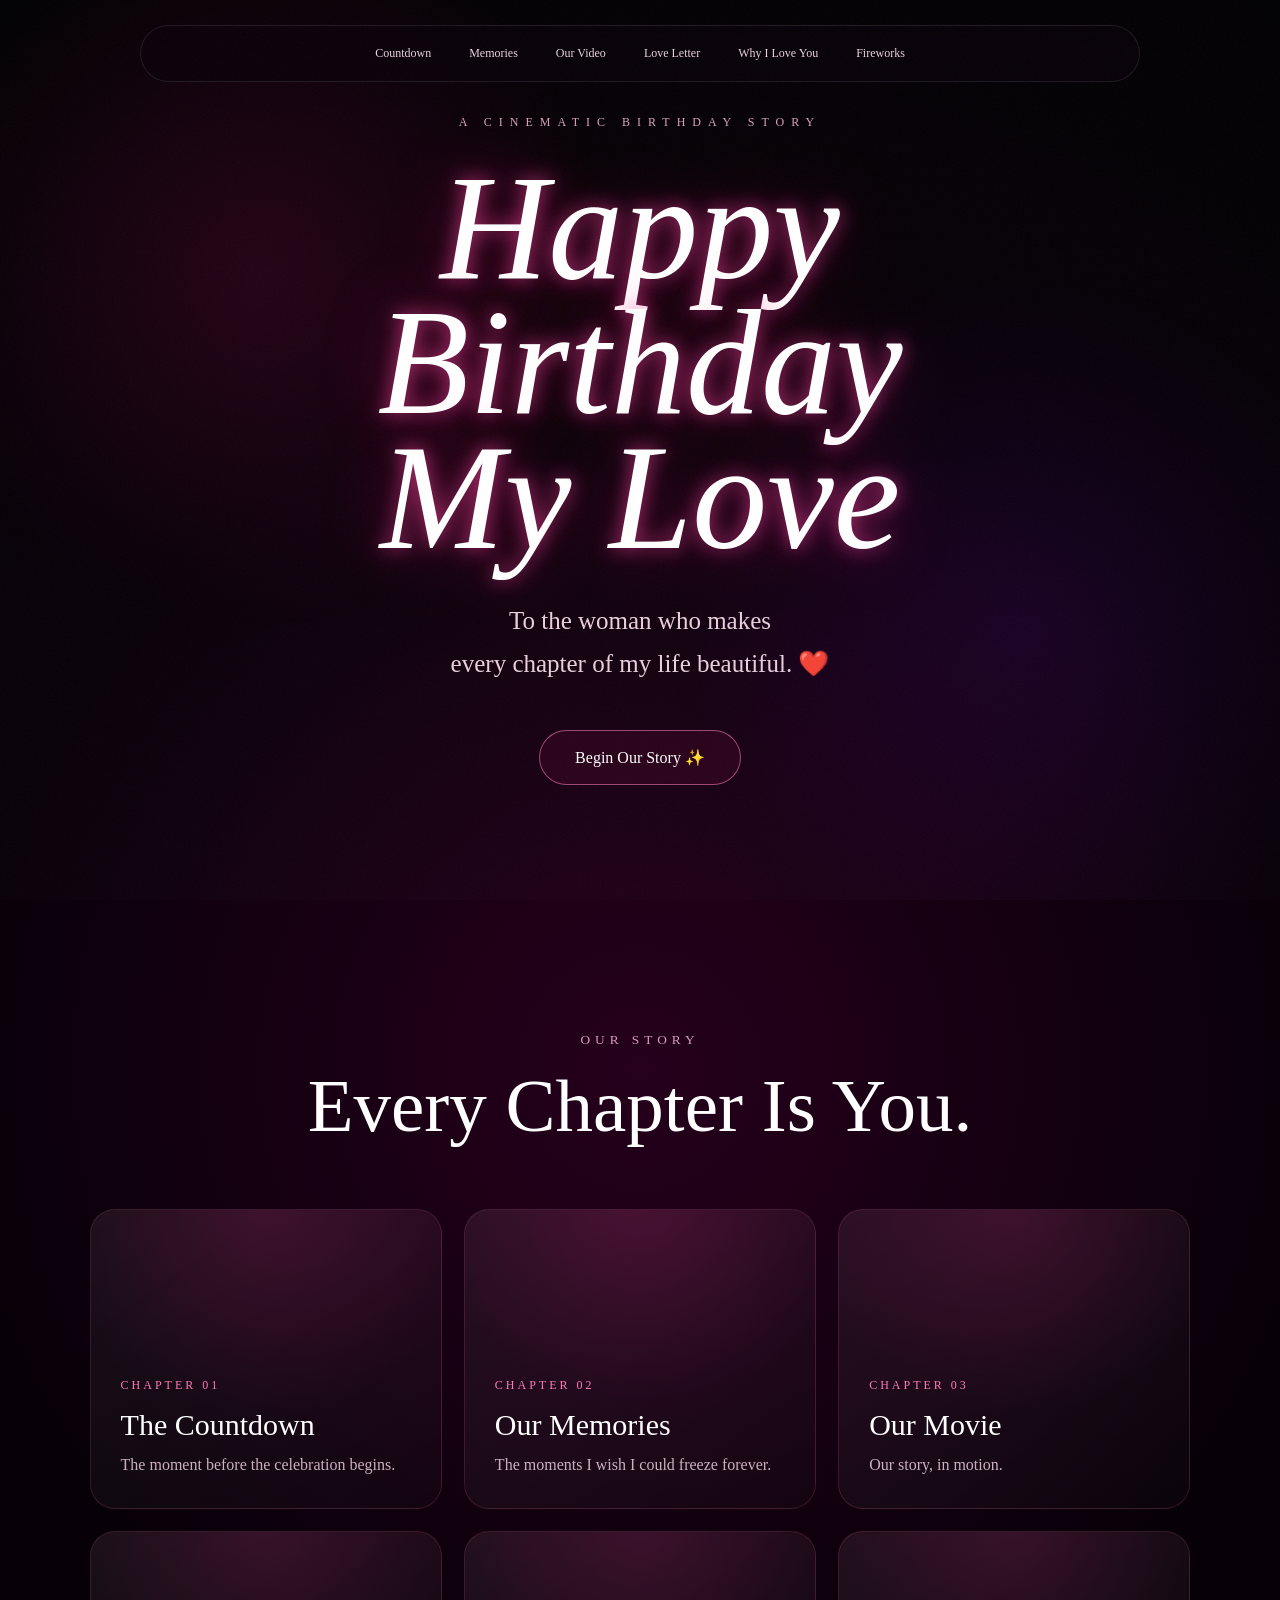
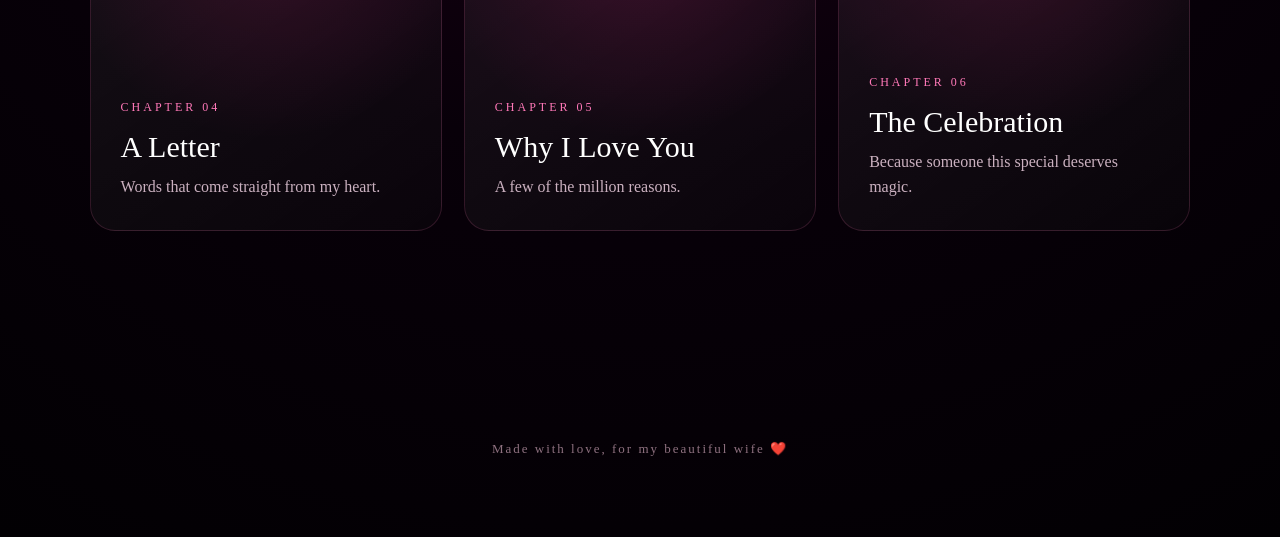
<file: ram/birthday website.html>
<!DOCTYPE html>
<html lang="en">

<head>

<meta charset="UTF-8">

<meta
    name="viewport"
    content="width=device-width, initial-scale=1.0"
>

<meta
    name="theme-color"
    content="#050008"
>

<title>For My Love ❤️</title>


<style>

/* =========================================================
   RESET
========================================================= */

* {
    margin: 0;
    padding: 0;
    box-sizing: border-box;
}

html {
    scroll-behavior: smooth;
}

body {

    min-height: 100vh;

    color: white;

    font-family:
        Georgia,
        "Times New Roman",
        serif;

    background:
        radial-gradient(
            circle at center,
            #26001c,
            #080009 55%,
            #020003
        );

    overflow-x: hidden;
}


/* =========================================================
   BACKGROUND
========================================================= */

body::before {

    content: "";

    position: fixed;

    inset: 0;

    z-index: -2;

    background:

        radial-gradient(
            circle at 20% 30%,
            rgba(255, 30, 130, .12),
            transparent 30%
        ),

        radial-gradient(
            circle at 80% 70%,
            rgba(150, 20, 255, .10),
            transparent 30%
        );

    animation:
        backgroundMove 12s ease-in-out infinite alternate;
}


@keyframes backgroundMove {

    from {
        transform: scale(1);
    }

    to {
        transform: scale(1.15);
    }
}


/* =========================================================
   FILM GRAIN
========================================================= */

.grain {

    position: fixed;

    inset: 0;

    z-index: 1000;

    pointer-events: none;

    opacity: .035;

    background-image:
        url("data:image/svg+xml,%3Csvg xmlns='http://www.w3.org/2000/svg' width='180' height='180'%3E%3Cfilter id='n'%3E%3CfeTurbulence type='fractalNoise' baseFrequency='.8' numOctaves='4'/%3E%3C/filter%3E%3Crect width='100%25' height='100%25' filter='url(%23n)'/%3E%3C/svg%3E");
}


/* =========================================================
   HERO
========================================================= */

.hero {

    min-height: 100vh;

    display: flex;

    justify-content: center;

    align-items: center;

    text-align: center;

    padding: 30px;
}


.hero-content {

    max-width: 900px;

    animation:
        heroAppear 2s ease forwards;
}


@keyframes heroAppear {

    from {

        opacity: 0;

        transform:
            translateY(40px)
            scale(.96);

        filter: blur(10px);
    }

    to {

        opacity: 1;

        transform:
            translateY(0)
            scale(1);

        filter: blur(0);
    }
}


.eyebrow {

    color: #d7a3bd;

    font-size: 12px;

    letter-spacing: 7px;

    text-transform: uppercase;

    margin-bottom: 30px;
}


h1 {

    font-size:
        clamp(
            60px,
            13vw,
            150px
        );

    line-height: .9;

    font-weight: normal;

    font-style: italic;

    text-shadow:

        0 0 20px
        rgba(255, 70, 160, .7),

        0 0 70px
        rgba(255, 30, 130, .4);
}


.subtitle {

    margin-top: 35px;

    color: #ead0dd;

    font-size:
        clamp(
            18px,
            3vw,
            25px
        );

    line-height: 1.7;
}


.start-button {

    display: inline-block;

    margin-top: 45px;

    padding:
        17px
        35px;

    color: white;

    text-decoration: none;

    border:
        1px solid
        rgba(255, 130, 190, .55);

    border-radius: 100px;

    background:
        rgba(255, 40, 130, .08);

    backdrop-filter:
        blur(10px);

    transition:
        .4s;
}


.start-button:hover {

    transform:
        translateY(-5px)
        scale(1.04);

    background:
        rgba(255, 40, 130, .20);

    box-shadow:
        0 0 40px
        rgba(255, 40, 130, .35);
}


/* =========================================================
   NAVIGATION
========================================================= */

.menu {

    position: fixed;

    top: 25px;

    left: 50%;

    transform:
        translateX(-50%);

    z-index: 900;

    width:
        min(
            94%,
            1000px
        );

    display: flex;

    justify-content: center;

    gap: 8px;

    padding: 10px;

    border:
        1px solid
        rgba(255,255,255,.10);

    border-radius: 100px;

    background:
        rgba(10, 0, 12, .60);

    backdrop-filter:
        blur(20px);
}


.menu a {

    color: #ead4df;

    text-decoration: none;

    padding:
        10px
        15px;

    border-radius: 50px;

    font-size: 12px;

    transition: .3s;
}


.menu a:hover {

    color: white;

    background:
        rgba(255, 70, 150, .15);

    box-shadow:
        0 0 20px
        rgba(255, 50, 140, .15);
}


/* =========================================================
   CHAPTERS
========================================================= */

.chapters {

    min-height: 100vh;

    padding:
        130px 7%;

    max-width: 1400px;

    margin: auto;
}


.chapter-title {

    text-align: center;

    margin-bottom: 60px;
}


.chapter-title small {

    color: #d69eb9;

    letter-spacing: 5px;

    text-transform: uppercase;
}


.chapter-title h2 {

    margin-top: 15px;

    font-size:
        clamp(
            40px,
            7vw,
            75px
        );

    font-weight: normal;
}


.chapter-grid {

    display: grid;

    grid-template-columns:
        repeat(
            3,
            1fr
        );

    gap: 22px;
}


.chapter {

    min-height: 300px;

    display: flex;

    flex-direction: column;

    justify-content: flex-end;

    padding: 30px;

    color: white;

    text-decoration: none;

    border-radius: 25px;

    position: relative;

    overflow: hidden;

    border:
        1px solid
        rgba(255, 120, 180, .16);

    background:
        linear-gradient(
            145deg,
            rgba(255,255,255,.06),
            rgba(255,255,255,.015)
        );

    transition:
        transform .5s,
        border .5s,
        box-shadow .5s;
}


.chapter::before {

    content: "";

    position: absolute;

    inset: 0;

    background:
        radial-gradient(
            circle at 50% 0%,
            rgba(255, 50, 150, .20),
            transparent 60%
        );

    opacity: .7;
}


.chapter > * {

    position: relative;

    z-index: 2;
}


.chapter:hover {

    transform:
        translateY(-12px)
        scale(1.015);

    border-color:
        rgba(255, 120, 180, .45);

    box-shadow:
        0 30px 80px
        rgba(255, 20, 130, .15);
}


.chapter-number {

    color: #ff78b8;

    letter-spacing: 3px;

    font-size: 12px;
}


.chapter h3 {

    margin-top: 15px;

    font-size: 30px;

    font-weight: normal;
}


.chapter p {

    margin-top: 10px;

    color: #cbb1c0;

    line-height: 1.6;
}


/* =========================================================
   FOOTER
========================================================= */

footer {

    text-align: center;

    padding:
        80px 20px;

    color: #8f7180;

    font-size: 13px;

    letter-spacing: 2px;
}


/* =========================================================
   MOBILE
========================================================= */

@media(max-width: 800px) {

    .menu {

        overflow-x: auto;

        justify-content: flex-start;

        border-radius: 20px;
    }

    .menu a {

        white-space: nowrap;
    }

    .chapter-grid {

        grid-template-columns:
            1fr;
    }

}

</style>

</head>


<body>


<div class="grain"></div>


<!-- ======================================================
     NAVIGATION

     IMPORTANT:
     target="_blank"
     means every link opens in a NEW TAB.
====================================================== -->

<nav class="menu">

    <a
        href="countdown.html"
        target="_blank"
        rel="noopener"
    >
        Countdown
    </a>

    <a
        href="memories.html"
        target="_blank"
        rel="noopener"
    >
        Memories
    </a>

    <a
        href="video.html"
        target="_blank"
        rel="noopener"
    >
        Our Video
    </a>

    <a
        href="letter.html"
        target="_blank"
        rel="noopener"
    >
        Love Letter
    </a>

    <a
        href="reasons.html"
        target="_blank"
        rel="noopener"
    >
        Why I Love You
    </a>

    <a
        href="fireworks.html"
        target="_blank"
        rel="noopener"
    >
        Fireworks
    </a>

</nav>


<!-- ======================================================
     HERO
====================================================== -->

<main>

<section class="hero">

    <div class="hero-content">

        <div class="eyebrow">

            A Cinematic Birthday Story

        </div>


        <!-- CHANGE HER NAME -->

        <h1>

            Happy Birthday<br>
            My Love

        </h1>


        <p class="subtitle">

            To the woman who makes<br>
            every chapter of my life beautiful. ❤️

        </p>


        <a
            class="start-button"
            href="countdown.html"
            target="_blank"
            rel="noopener"
        >

            Begin Our Story ✨

        </a>

    </div>

</section>


<!-- ======================================================
     CHAPTERS
====================================================== -->

<section class="chapters">

    <div class="chapter-title">

        <small>
            Our Story
        </small>

        <h2>
            Every Chapter Is You.
        </h2>

    </div>


    <div class="chapter-grid">


        <!-- COUNTDOWN -->

        <a
            href="countdown.html"
            target="_blank"
            rel="noopener"
            class="chapter"
        >

            <div class="chapter-number">
                CHAPTER 01
            </div>

            <h3>
                The Countdown
            </h3>

            <p>
                The moment before
                the celebration begins.
            </p>

        </a>


        <!-- MEMORIES -->

        <a
            href="memories.html"
            target="_blank"
            rel="noopener"
            class="chapter"
        >

            <div class="chapter-number">
                CHAPTER 02
            </div>

            <h3>
                Our Memories
            </h3>

            <p>
                The moments I wish
                I could freeze forever.
            </p>

        </a>


        <!-- VIDEO -->

        <a
            href="video.html"
            target="_blank"
            rel="noopener"
            class="chapter"
        >

            <div class="chapter-number">
                CHAPTER 03
            </div>

            <h3>
                Our Movie
            </h3>

            <p>
                Our story,
                in motion.
            </p>

        </a>


        <!-- LETTER -->

        <a
            href="letter.html"
            target="_blank"
            rel="noopener"
            class="chapter"
        >

            <div class="chapter-number">
                CHAPTER 04
            </div>

            <h3>
                A Letter
            </h3>

            <p>
                Words that come
                straight from my heart.
            </p>

        </a>


        <!-- REASONS -->

        <a
            href="reasons.html"
            target="_blank"
            rel="noopener"
            class="chapter"
        >

            <div class="chapter-number">
                CHAPTER 05
            </div>

            <h3>
                Why I Love You
            </h3>

            <p>
                A few of the
                million reasons.
            </p>

        </a>


        <!-- FIREWORKS -->

        <a
            href="fireworks.html"
            target="_blank"
            rel="noopener"
            class="chapter"
        >

            <div class="chapter-number">
                CHAPTER 06
            </div>

            <h3>
                The Celebration
            </h3>

            <p>
                Because someone
                this special deserves magic.
            </p>

        </a>


    </div>

</section>

</main>


<footer>

    Made with love, for my beautiful wife ❤️

</footer>


</body>

</html>
</file>
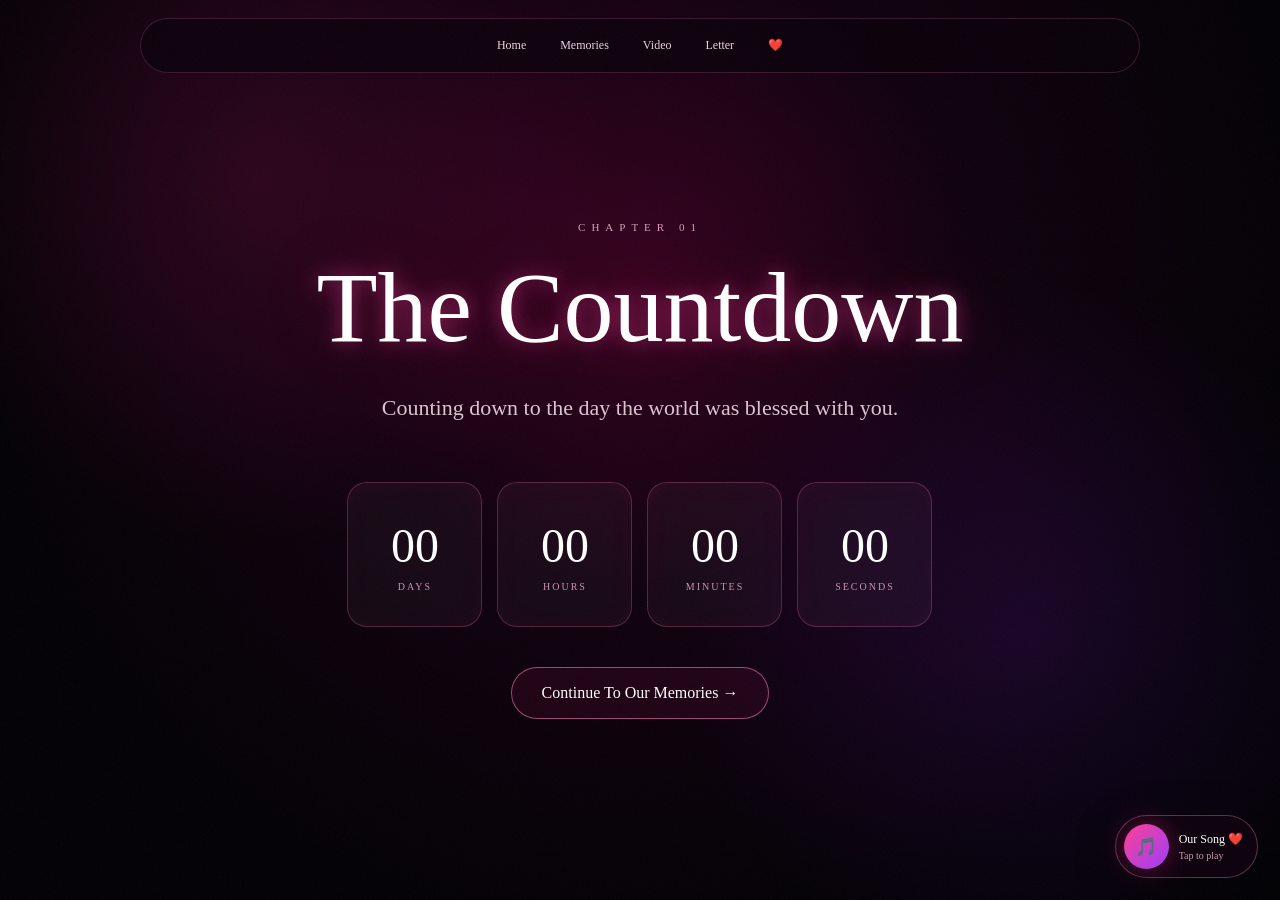
<file: ram/countdown.html>
<!DOCTYPE html>
<html lang="en">

<head>
    <meta charset="UTF-8">

    <meta
        name="viewport"
        content="width=device-width, initial-scale=1.0"
    >

    <title>The Countdown ❤️</title>

    <link rel="stylesheet" href="style.css">
</head>

<body>
<audio
    id="birthdayMusic"
    loop
    preload="auto"
>
    <source
        src="assets/birthday-music.mp3"
        type="audio/mpeg"
    >
</audio>


<div class="music-player">

    <button
        id="musicButton"
        class="music-button"
        type="button"
    >
        🎵
    </button>

    <div class="music-info">

        <div class="music-title">
            Our Song ❤️
        </div>

        <div
            id="musicStatus"
            class="music-status"
        >
            Tap to play
        </div>

    </div>

</div>
<div class="grain"></div>

<nav class="nav">

    <a href="index.html">
        Home
    </a>

    <a href="memories.html" target="_blank">
        Memories
    </a>

    <a href="video.html" target="_blank">
        Video
    </a>

    <a href="letter.html" target="_blank">
        Letter
    </a>

    <a href="final.html" target="_blank">
        ❤️
    </a>

</nav>


<section class="center-page">

    <div>

        <div class="eyebrow">
            Chapter 01
        </div>

        <h1 class="title">
            The Countdown
        </h1>

        <p class="subtitle">
            Counting down to the day
            the world was blessed with you.
        </p>


        <div class="countdown">

            <div class="time">
                <strong id="days">00</strong>
                <span>Days</span>
            </div>

            <div class="time">
                <strong id="hours">00</strong>
                <span>Hours</span>
            </div>

            <div class="time">
                <strong id="minutes">00</strong>
                <span>Minutes</span>
            </div>

            <div class="time">
                <strong id="seconds">00</strong>
                <span>Seconds</span>
            </div>

        </div>


        <a
            href="memories.html"
            target="_blank"
            class="button"
        >
            Continue To Our Memories →
        </a>

    </div>

</section>


<script>

/* ==========================================
   SET HER BIRTHDAY HERE
   ========================================== */

/*
   Example:
   If her birthday is October 22, use:

   "October 22, 2026 00:00:00"

   Change this to her actual birthday.
*/

const birthday = new Date(
    "October 22, 2026 00:00:00"
).getTime();


/* ==========================================
   COUNTDOWN
   ========================================== */

function updateCountdown() {

    const now = new Date().getTime();

    const difference = birthday - now;


    /* Birthday has arrived */

    if (difference <= 0) {

        document.getElementById("days").textContent = "00";
        document.getElementById("hours").textContent = "00";
        document.getElementById("minutes").textContent = "00";
        document.getElementById("seconds").textContent = "00";

        return;
    }


    /* Calculate time */

    const days = Math.floor(
        difference /
        (1000 * 60 * 60 * 24)
    );


    const hours = Math.floor(
        (
            difference %
            (1000 * 60 * 60 * 24)
        ) /
        (1000 * 60 * 60)
    );


    const minutes = Math.floor(
        (
            difference %
            (1000 * 60 * 60)
        ) /
        (1000 * 60)
    );


    const seconds = Math.floor(
        (
            difference %
            (1000 * 60)
        ) /
        1000
    );


    /* Display */

    document.getElementById("days").textContent =
        String(days).padStart(2, "0");

    document.getElementById("hours").textContent =
        String(hours).padStart(2, "0");

    document.getElementById("minutes").textContent =
        String(minutes).padStart(2, "0");

    document.getElementById("seconds").textContent =
        String(seconds).padStart(2, "0");
}


/* Start immediately */

updateCountdown();


/* Update every second */

setInterval(
    updateCountdown,
    1000
);

</script>

</body>

</html>
</file>
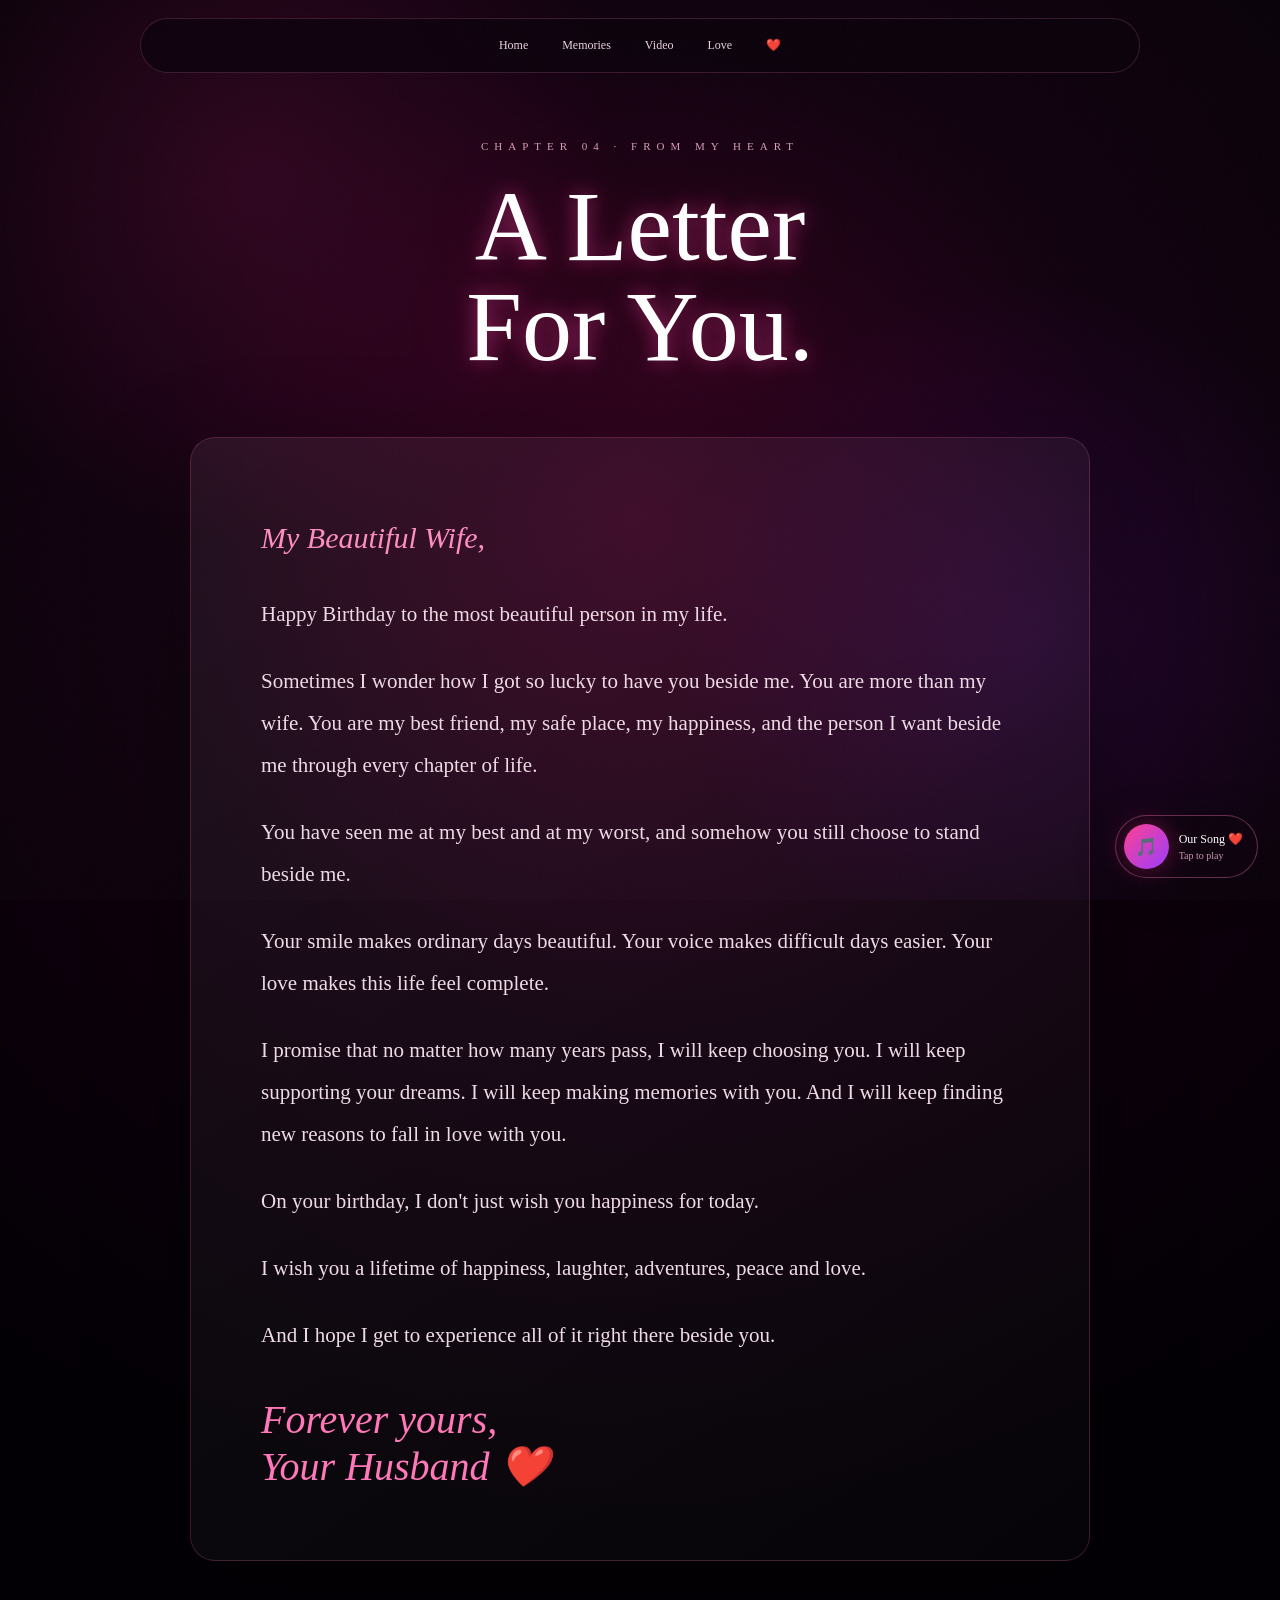
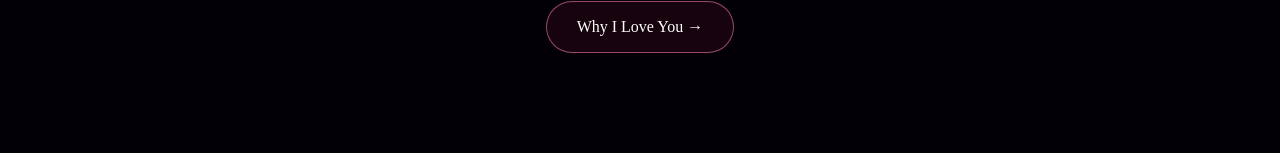
<file: ram/letter.html>
<!DOCTYPE html>

<html lang="en">

<head>

<meta charset="UTF-8">

<meta
    name="viewport"
    content="width=device-width, initial-scale=1.0"
>

<title>A Letter For You 💌</title>

<link
    rel="stylesheet"
    href="style.css"
>

</head>


<body>
<audio
    id="birthdayMusic"
    loop
    preload="auto"
>
    <source
        src="assets/birthday-music.mp3"
        type="audio/mpeg"
    >
</audio>


<div class="music-player">

    <button
        id="musicButton"
        class="music-button"
        type="button"
    >
        🎵
    </button>

    <div class="music-info">

        <div class="music-title">
            Our Song ❤️
        </div>

        <div
            id="musicStatus"
            class="music-status"
        >
            Tap to play
        </div>

    </div>

</div>
<div class="grain"></div>


<nav class="nav">

    <a href="index.html">
        Home
    </a>

    <a href="memories.html" target="_blank">
        Memories
    </a>

    <a href="video.html" target="_blank">
        Video
    </a>

    <a href="reasons.html" target="_blank">
        Love
    </a>

    <a href="final.html" target="_blank">
        ❤️
    </a>

</nav>


<main class="page">

    <div style="text-align:center">

        <div class="eyebrow">
            Chapter 04 · From My Heart
        </div>


        <h1 class="title">
            A Letter<br>
            For You.
        </h1>

    </div>


    <div class="letter">

        <p class="opening">
            My Beautiful Wife,
        </p>


        <p>
            Happy Birthday to the most beautiful
            person in my life.
        </p>


        <p>
            Sometimes I wonder how I got so lucky
            to have you beside me. You are more than
            my wife. You are my best friend, my safe
            place, my happiness, and the person I want
            beside me through every chapter of life.
        </p>


        <p>
            You have seen me at my best and at my
            worst, and somehow you still choose
            to stand beside me.
        </p>


        <p>
            Your smile makes ordinary days beautiful.
            Your voice makes difficult days easier.
            Your love makes this life feel complete.
        </p>


        <p>
            I promise that no matter how many years
            pass, I will keep choosing you.
            I will keep supporting your dreams.
            I will keep making memories with you.
            And I will keep finding new reasons
            to fall in love with you.
        </p>


        <p>
            On your birthday, I don't just wish you
            happiness for today.
        </p>


        <p>
            I wish you a lifetime of happiness,
            laughter, adventures, peace and love.
        </p>


        <p>
            And I hope I get to experience all of it
            right there beside you.
        </p>


        <div class="signature">
            Forever yours,<br>
            Your Husband ❤️
        </div>

    </div>


    <div style="text-align:center">

        <a
            href="reasons.html"
            target="_blank"
            class="button"
        >
            Why I Love You →
        </a>

    </div>

</main>


</body>

</html>
</file>
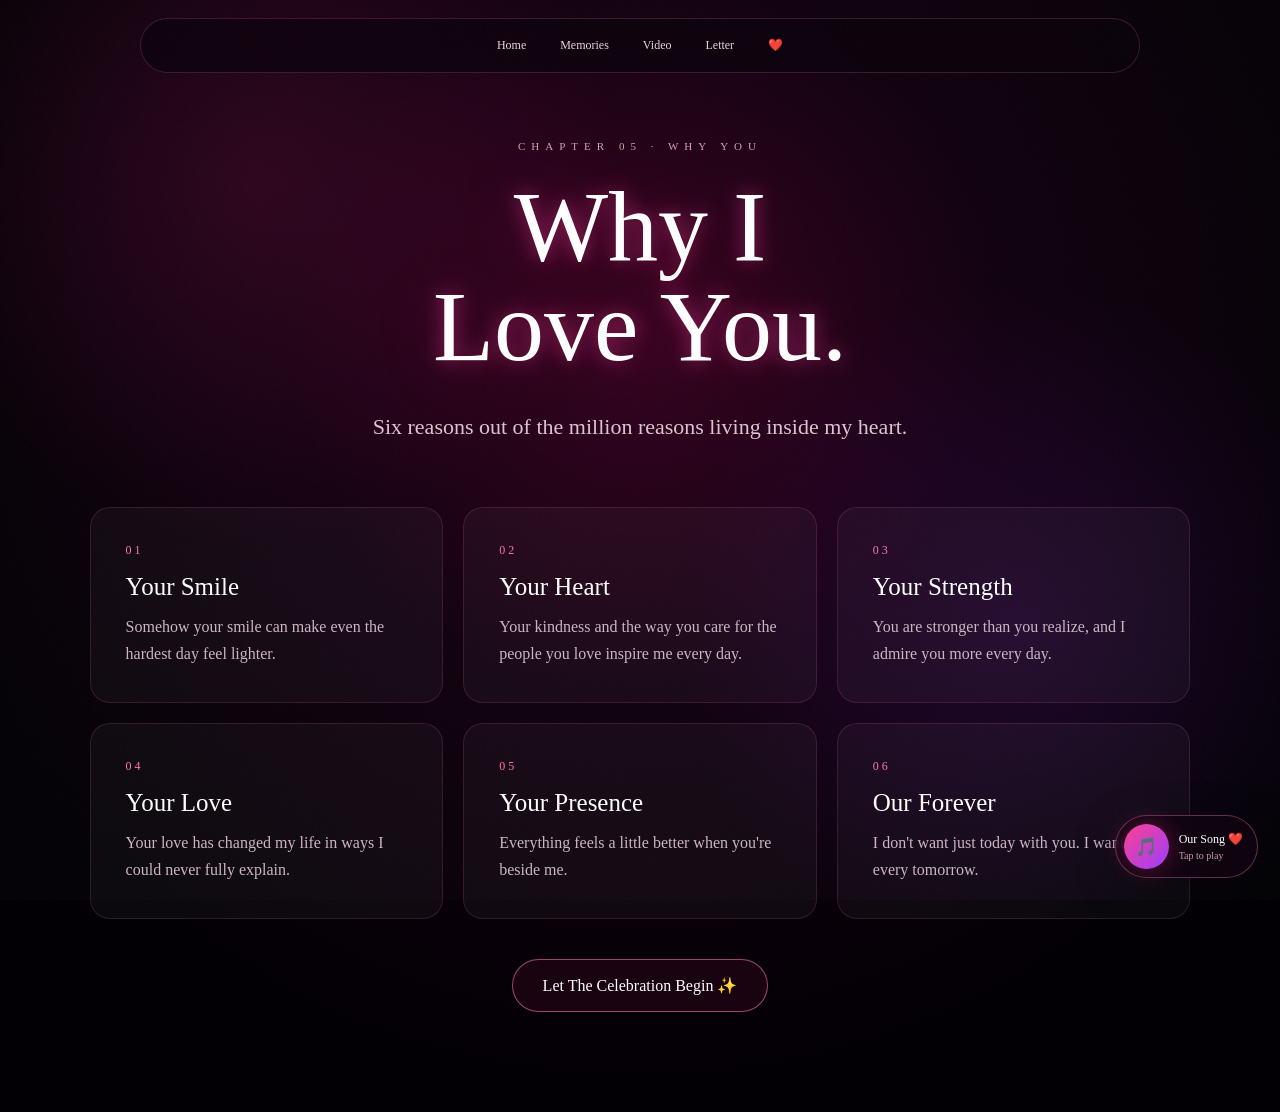
<file: ram/reasons.html>
<!DOCTYPE html>

<html lang="en">

<head>

<meta charset="UTF-8">

<meta
    name="viewport"
    content="width=device-width, initial-scale=1.0"
>

<title>Why I Love You ❤️</title>

<link
    rel="stylesheet"
    href="style.css"
>

</head>


<body>
<audio
    id="birthdayMusic"
    loop
    preload="auto"
>
    <source
        src="assets/birthday-music.mp3"
        type="audio/mpeg"
    >
</audio>


<div class="music-player">

    <button
        id="musicButton"
        class="music-button"
        type="button"
    >
        🎵
    </button>

    <div class="music-info">

        <div class="music-title">
            Our Song ❤️
        </div>

        <div
            id="musicStatus"
            class="music-status"
        >
            Tap to play
        </div>

    </div>

</div>
<div class="grain"></div>


<nav class="nav">

    <a href="index.html">
        Home
    </a>

    <a href="memories.html" target="_blank">
        Memories
    </a>

    <a href="video.html" target="_blank">
        Video
    </a>

    <a href="letter.html" target="_blank">
        Letter
    </a>

    <a href="final.html" target="_blank">
        ❤️
    </a>

</nav>


<main class="page">

    <div style="text-align:center">

        <div class="eyebrow">
            Chapter 05 · Why You
        </div>


        <h1 class="title">
            Why I<br>
            Love You.
        </h1>


        <p class="subtitle">
            Six reasons out of the million
            reasons living inside my heart.
        </p>

    </div>


    <div class="reason-grid">


        <div class="reason">

            <div class="reason-number">
                01
            </div>

            <h3>
                Your Smile
            </h3>

            <p>
                Somehow your smile can make
                even the hardest day feel lighter.
            </p>

        </div>


        <div class="reason">

            <div class="reason-number">
                02
            </div>

            <h3>
                Your Heart
            </h3>

            <p>
                Your kindness and the way you
                care for the people you love
                inspire me every day.
            </p>

        </div>


        <div class="reason">

            <div class="reason-number">
                03
            </div>

            <h3>
                Your Strength
            </h3>

            <p>
                You are stronger than you realize,
                and I admire you more every day.
            </p>

        </div>


        <div class="reason">

            <div class="reason-number">
                04
            </div>

            <h3>
                Your Love
            </h3>

            <p>
                Your love has changed my life
                in ways I could never fully explain.
            </p>

        </div>


        <div class="reason">

            <div class="reason-number">
                05
            </div>

            <h3>
                Your Presence
            </h3>

            <p>
                Everything feels a little better
                when you're beside me.
            </p>

        </div>


        <div class="reason">

            <div class="reason-number">
                06
            </div>

            <h3>
                Our Forever
            </h3>

            <p>
                I don't want just today with you.
                I want every tomorrow.
            </p>

        </div>


    </div>


    <div style="text-align:center">

        <a
            href="fireworks.html"
            target="_blank"
            class="button"
        >
            Let The Celebration Begin ✨
        </a>

    </div>

</main>


</body>

</html>
</file>
<file: ram/style.css>
/* =========================================================
   GLOBAL
========================================================= */

* {
    margin: 0;
    padding: 0;
    box-sizing: border-box;
}

html {
    scroll-behavior: smooth;
}

body {
    min-height: 100vh;
    color: #fff;
    background:
        radial-gradient(
            circle at 50% 30%,
            #35001f 0%,
            #11000f 35%,
            #030005 75%
        );
    font-family: Georgia, "Times New Roman", serif;
    overflow-x: hidden;
}

body::before {
    content: "";
    position: fixed;
    inset: 0;
    z-index: -2;

    background:
        radial-gradient(
            circle at 20% 20%,
            rgba(255, 40, 140, .13),
            transparent 30%
        ),
        radial-gradient(
            circle at 80% 70%,
            rgba(150, 40, 255, .12),
            transparent 30%
        );

    animation: backgroundMove 12s ease-in-out infinite alternate;
}

@keyframes backgroundMove {
    from {
        transform: scale(1);
    }

    to {
        transform: scale(1.15);
    }
}


/* =========================================================
   GRAIN
========================================================= */

.grain {
    position: fixed;
    inset: 0;
    z-index: 9999;
    pointer-events: none;
    opacity: .035;

    background-image:
        url("data:image/svg+xml,%3Csvg xmlns='http://www.w3.org/2000/svg' width='180' height='180'%3E%3Cfilter id='n'%3E%3CfeTurbulence type='fractalNoise' baseFrequency='.8' numOctaves='4'/%3E%3C/filter%3E%3Crect width='100%25' height='100%25' filter='url(%23n)'/%3E%3C/svg%3E");
}


/* =========================================================
   NAVIGATION
========================================================= */

.nav {
    position: fixed;
    top: 18px;
    left: 50%;
    transform: translateX(-50%);

    z-index: 5000;

    width: min(94%, 1000px);

    display: flex;
    justify-content: center;
    gap: 6px;

    padding: 9px;

    border:
        1px solid
        rgba(255, 140, 200, .18);

    border-radius: 100px;

    background:
        rgba(10, 0, 12, .72);

    backdrop-filter: blur(20px);
}

.nav a {
    color: #ead4df;
    text-decoration: none;

    padding: 10px 14px;

    border-radius: 50px;

    font-size: 12px;

    transition: .3s;
}

.nav a:hover,
.nav a.active {
    color: #fff;

    background:
        rgba(255, 60, 150, .16);

    box-shadow:
        0 0 20px
        rgba(255, 40, 140, .12);
}


/* =========================================================
   PAGE
========================================================= */

.page {
    min-height: 100vh;
    padding:
        140px 7%
        100px;

    max-width: 1300px;
    margin: auto;
}

.center-page {
    min-height: 100vh;

    display: flex;
    justify-content: center;
    align-items: center;

    text-align: center;

    padding: 120px 20px 80px;
}


/* =========================================================
   TYPOGRAPHY
========================================================= */

.eyebrow {
    color: #d99fba;

    text-transform: uppercase;

    letter-spacing: 6px;

    font-size: 11px;

    margin-bottom: 25px;
}

.title {
    font-size:
        clamp(
            48px,
            9vw,
            100px
        );

    line-height: 1;

    font-weight: normal;

    text-shadow:
        0 0 20px
        rgba(255, 70, 160, .55),
        0 0 70px
        rgba(255, 30, 130, .25);
}

.subtitle {
    max-width: 720px;

    margin: 30px auto 0;

    color: #ddc3d0;

    font-size:
        clamp(
            17px,
            2.3vw,
            22px
        );

    line-height: 1.8;
}


/* =========================================================
   BUTTON
========================================================= */

.button {
    display: inline-block;

    margin-top: 40px;

    padding:
        16px 30px;

    color: white;

    text-decoration: none;

    border:
        1px solid
        rgba(255, 130, 190, .55);

    border-radius: 100px;

    background:
        rgba(255, 40, 130, .08);

    transition: .4s;
}

.button:hover {
    transform:
        translateY(-5px)
        scale(1.03);

    background:
        rgba(255, 40, 130, .20);

    box-shadow:
        0 0 40px
        rgba(255, 40, 130, .30);
}


/* =========================================================
   CARDS
========================================================= */

.grid {
    margin-top: 60px;

    display: grid;

    grid-template-columns:
        repeat(3, 1fr);

    gap: 22px;
}

.card {
    position: relative;

    min-height: 290px;

    padding: 30px;

    display: flex;
    flex-direction: column;
    justify-content: flex-end;

    color: white;

    text-decoration: none;

    border:
        1px solid
        rgba(255, 120, 180, .16);

    border-radius: 25px;

    background:
        linear-gradient(
            145deg,
            rgba(255,255,255,.06),
            rgba(255,255,255,.012)
        );

    overflow: hidden;

    transition: .5s;
}

.card::before {
    content: "";

    position: absolute;

    inset: 0;

    background:
        radial-gradient(
            circle at 50% 0%,
            rgba(255, 50, 150, .18),
            transparent 60%
        );
}

.card > * {
    position: relative;
    z-index: 2;
}

.card:hover {
    transform:
        translateY(-10px)
        scale(1.015);

    border-color:
        rgba(255, 120, 180, .45);

    box-shadow:
        0 30px 80px
        rgba(255, 20, 130, .15);
}

.card-number {
    color: #ff78b8;

    letter-spacing: 3px;

    font-size: 11px;
}

.card h2 {
    margin-top: 14px;

    font-size: 30px;

    font-weight: normal;
}

.card p {
    margin-top: 10px;

    color: #cbb1c0;

    line-height: 1.6;
}


/* =========================================================
   COUNTDOWN
========================================================= */

.countdown {
    display: flex;

    justify-content: center;

    flex-wrap: wrap;

    gap: 15px;

    margin-top: 55px;
}

.time {
    width: 135px;
    height: 145px;

    display: flex;

    flex-direction: column;

    justify-content: center;

    align-items: center;

    border:
        1px solid
        rgba(255, 120, 180, .25);

    border-radius: 20px;

    background:
        rgba(255,255,255,.035);

    box-shadow:
        inset 0 0 30px
        rgba(255,50,140,.03);
}

.time strong {
    font-size: 48px;
    font-weight: normal;
}

.time span {
    margin-top: 8px;

    color: #c995af;

    text-transform: uppercase;

    letter-spacing: 2px;

    font-size: 10px;
}


/* =========================================================
   PHOTOS
========================================================= */

.photo-grid {
    margin-top: 60px;

    display: grid;

    grid-template-columns:
        repeat(3, 1fr);

    gap: 20px;
}

.photo {
    height: 430px;

    overflow: hidden;

    border-radius: 22px;

    border:
        1px solid
        rgba(255, 120, 180, .2);

    background: #090008;

    box-shadow:
        0 25px 70px
        rgba(0,0,0,.35);
}

.photo img {
    width: 100%;
    height: 100%;

    object-fit: cover;

    transition:
        transform 1s ease;
}

.photo:hover img {
    transform: scale(1.08);
}


/* =========================================================
   VIDEO
========================================================= */

.video-container {
    margin-top: 60px;

    overflow: hidden;

    border-radius: 25px;

    background: #000;

    border:
        1px solid
        rgba(255, 120, 180, .3);

    box-shadow:
        0 30px 100px
        rgba(0,0,0,.7);
}

.video-container video {
    display: block;

    width: 100%;

    max-height: 75vh;

    background: #000;
}


/* =========================================================
   LETTER
========================================================= */

.letter {
    max-width: 900px;

    margin: 60px auto 0;

    padding:
        clamp(30px, 6vw, 70px);

    border-radius: 25px;

    background:
        linear-gradient(
            145deg,
            rgba(255,255,255,.06),
            rgba(255,255,255,.015)
        );

    border:
        1px solid
        rgba(255,120,180,.2);

    box-shadow:
        0 30px 100px
        rgba(0,0,0,.4);
}

.letter p {
    margin-bottom: 25px;

    color: #efdbe6;

    font-size:
        clamp(
            17px,
            2vw,
            21px
        );

    line-height: 2;
}

.letter .opening {
    color: #ff8dc1;

    font-size: 30px;

    font-style: italic;
}

.signature {
    margin-top: 40px;

    color: #ff78b7;

    font-size: 40px;

    font-style: italic;
}


/* =========================================================
   REASONS
========================================================= */

.reason-grid {
    margin-top: 60px;

    display: grid;

    grid-template-columns:
        repeat(3, 1fr);

    gap: 20px;
}

.reason {
    padding: 35px;

    border:
        1px solid
        rgba(255,120,180,.15);

    border-radius: 20px;

    background:
        rgba(255,255,255,.035);

    transition: .4s;
}

.reason:hover {
    transform: translateY(-8px);

    background:
        rgba(255,50,140,.08);
}

.reason-number {
    color: #ff72b5;

    letter-spacing: 3px;

    font-size: 12px;
}

.reason h3 {
    margin-top: 15px;

    font-size: 25px;

    font-weight: normal;
}

.reason p {
    margin-top: 12px;

    color: #cdb6c4;

    line-height: 1.7;
}


/* =========================================================
   FIREWORKS
========================================================= */

body.fireworks-page {
    position: relative;
    min-height: 100vh;
    overflow: hidden;
}

.fireworks-page #fireworksCanvas {
    position: fixed;
    inset: 0;
    width: 100%;
    height: 100%;
    z-index: 1;
    pointer-events: none;
}

.fireworks-page .center-page {
    position: relative;
    z-index: 2;
    min-height: 100vh;
}

.fireworks-page .fireworks-content {
    position: relative;
    z-index: 3;
}
/* =========================================================
   FINAL
========================================================= */

.final-love {
    font-size:
        clamp(
            75px,
            16vw,
            190px
        );

    line-height: .85;

    font-weight: normal;

    text-shadow:
        0 0 20px #ff3f96,
        0 0 70px #ff3f96,
        0 0 150px
        rgba(255,30,130,.7);

    animation:
        heartbeat 2s ease-in-out infinite;
}

@keyframes heartbeat {
    0%,100% {
        transform: scale(1);
    }

    50% {
        transform: scale(1.04);
    }
}

.final-name {
    margin-top: 35px;

    color: #ff87bd;

    font-size:
        clamp(
            35px,
            7vw,
            70px
        );

    font-style: italic;
}

.forever {
    margin-top: 45px;

    color: #ff73b5;

    font-size: 35px;

    font-style: italic;
}


/* =====================================================
   MUSIC PLAYER
===================================================== */

.music-player {
    position: fixed;
    right: 22px;
    bottom: 22px;

    z-index: 9999;

    display: flex;
    align-items: center;
    gap: 10px;

    padding: 8px 14px 8px 8px;

    border: 1px solid rgba(255, 130, 190, .35);

    border-radius: 50px;

    background:
        rgba(15, 0, 15, .85);

    backdrop-filter: blur(15px);

    box-shadow:
        0 10px 40px
        rgba(0, 0, 0, .4);

    color: white;
}

.music-button {
    width: 45px;
    height: 45px;

    margin: 0;

    border: 0;

    border-radius: 50%;

    background:
        linear-gradient(
            135deg,
            #ff3f91,
            #9c3cff
        );

    color: white;

    font-size: 18px;

    cursor: pointer;

    box-shadow:
        0 0 25px
        rgba(255, 50, 150, .35);

    transition: .3s;
}

.music-button:hover {
    transform: scale(1.1);

    box-shadow:
        0 0 40px
        rgba(255, 50, 150, .6);
}

.music-info {
    display: flex;
    flex-direction: column;
}

.music-title {
    font-size: 12px;

    color: #fff;
}

.music-status {
    margin-top: 3px;

    color: #c69bad;

    font-size: 10px;
}

.music-playing {
    animation:
        musicPulse 1.2s ease-in-out infinite;
}

@keyframes musicPulse {

    0%, 100% {
        box-shadow:
            0 0 15px
            rgba(255, 50, 150, .3);
    }

    50% {
        box-shadow:
            0 0 35px
            rgba(255, 50, 150, .8);
    }
}


@media(max-width:600px) {

    .music-player {
        right: 12px;
        bottom: 12px;
    }

    .music-info {
        display: none;
    }

}

/* =========================================================
   BACK BUTTON
========================================================= */

.back {
    display: inline-block;

    margin-top: 35px;

    color: #c99caf;

    text-decoration: none;

    font-size: 13px;
}

.back:hover {
    color: white;
}


/* =========================================================
   MOBILE
========================================================= */

@media(max-width: 800px) {

    .nav {
        overflow-x: auto;

        justify-content: flex-start;

        border-radius: 20px;
    }

    .nav a {
        white-space: nowrap;
    }

    .grid,
    .photo-grid,
    .reason-grid {
        grid-template-columns: 1fr;
    }

    .photo {
        height: 430px;
    }

    .time {
        width: 76px;
        height: 90px;
    }

    .time strong {
        font-size: 30px;
    }

    .time span {
        font-size: 8px;
    }

    .page {
        padding:
            120px 20px
            80px;
    }
}
</file>
